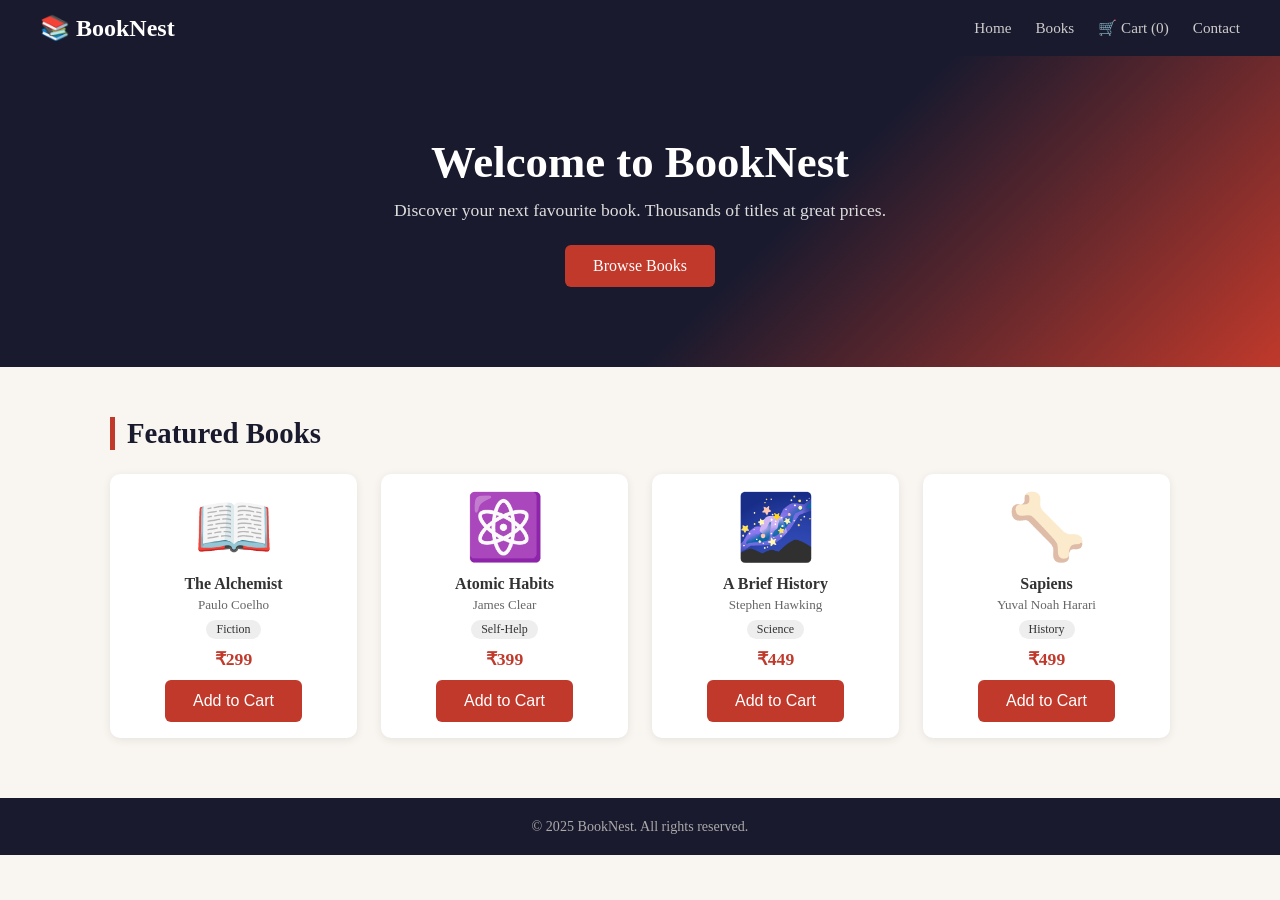
<file: bookstore/index.html>
<!DOCTYPE html>
<html lang="en">
<head>
  <meta charset="UTF-8" />
  <meta name="viewport" content="width=device-width, initial-scale=1.0" />
  <title>BookNest – Online Book Store</title>
  <link rel="stylesheet" href="css/style.css" />
</head>
<body>

  <!-- HEADER / NAVBAR -->
  <header>
    <div class="logo">📚 BookNest</div>
    <nav>
      <a href="index.html">Home</a>
      <a href="books.html">Books</a>
      <a href="cart.html">🛒 Cart (<span id="cart-count">0</span>)</a>
      <a href="contact.html">Contact</a>
    </nav>
  </header>

  <!-- HERO SECTION -->
  <section class="hero">
    <h1>Welcome to BookNest</h1>
    <p>Discover your next favourite book. Thousands of titles at great prices.</p>
    <a href="books.html" class="btn">Browse Books</a>
  </section>

  <!-- FEATURED BOOKS SECTION -->
  <section class="featured">
    <h2>Featured Books</h2>
    <div class="book-grid" id="featured-grid">
      <!-- Filled by JavaScript -->
    </div>
  </section>

  <!-- FOOTER -->
  <footer>
    <p>&copy; 2025 BookNest. All rights reserved.</p>
  </footer>

  <script src="js/books.js"></script>
  <script src="js/cart.js"></script>
  <script>
    // Show first 4 featured books on home page
    renderBooks(featuredBooks, 'featured-grid');
    updateCartCount();
  </script>
</body>
</html>
</file>
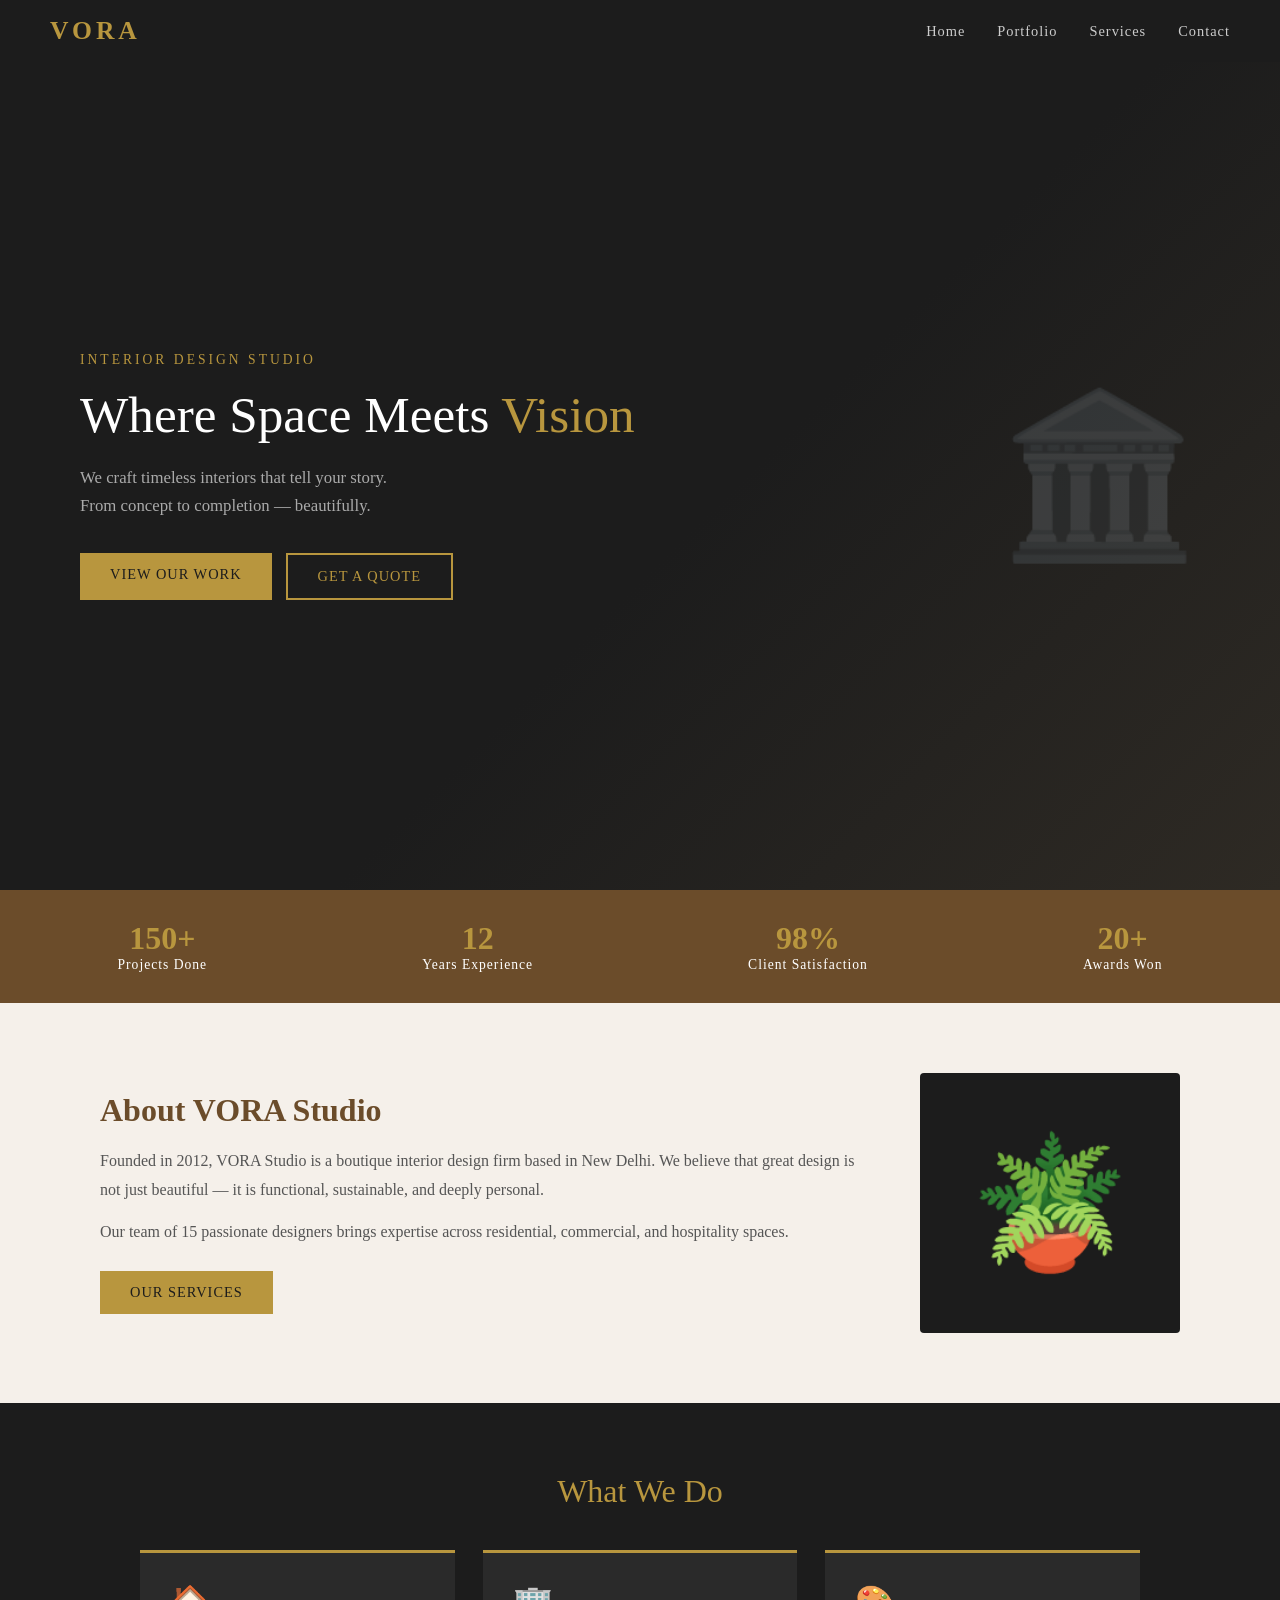
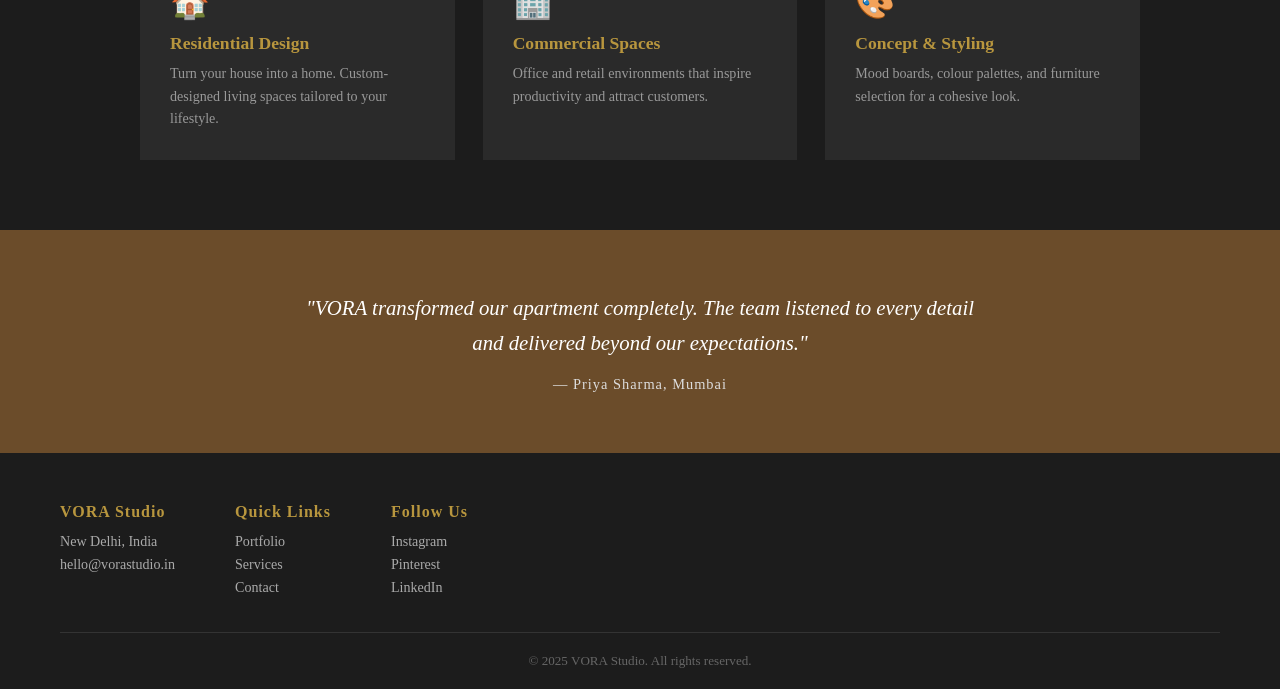
<file: fictional-site/index.html>
<!DOCTYPE html>
<html lang="en">
<head>
  <meta charset="UTF-8" />
  <meta name="viewport" content="width=device-width, initial-scale=1.0" />
  <title>VORA Studio – Interior Design</title>
  <link rel="stylesheet" href="css/style.css" />
</head>
<body>

  <!-- NAVBAR -->
  <header id="navbar">
    <div class="logo">VORA</div>
    <nav>
      <a href="index.html">Home</a>
      <a href="portfolio.html">Portfolio</a>
      <a href="services.html">Services</a>
      <a href="contact.html">Contact</a>
    </nav>
    <button class="hamburger" onclick="toggleMenu()">☰</button>
  </header>

  <!-- MOBILE MENU -->
  <div class="mobile-menu" id="mobile-menu">
    <a href="index.html" onclick="toggleMenu()">Home</a>
    <a href="portfolio.html" onclick="toggleMenu()">Portfolio</a>
    <a href="services.html" onclick="toggleMenu()">Services</a>
    <a href="contact.html" onclick="toggleMenu()">Contact</a>
  </div>

  <!-- HERO -->
  <section class="hero">
    <div class="hero-content">
      <p class="tagline">Interior Design Studio</p>
      <h1>Where Space Meets <span class="highlight">Vision</span></h1>
      <p class="sub">We craft timeless interiors that tell your story.<br>From concept to completion — beautifully.</p>
      <div class="hero-btns">
        <a href="portfolio.html" class="btn">View Our Work</a>
        <a href="contact.html" class="btn btn-ghost">Get a Quote</a>
      </div>
    </div>
    <div class="hero-img">🏛️</div>
  </section>

  <!-- STATS BAR -->
  <section class="stats">
    <div class="stat"><h3>150+</h3><p>Projects Done</p></div>
    <div class="stat"><h3>12</h3><p>Years Experience</p></div>
    <div class="stat"><h3>98%</h3><p>Client Satisfaction</p></div>
    <div class="stat"><h3>20+</h3><p>Awards Won</p></div>
  </section>

  <!-- ABOUT -->
  <section class="about section">
    <div class="about-text">
      <h2>About VORA Studio</h2>
      <p>Founded in 2012, VORA Studio is a boutique interior design firm based in New Delhi. We believe that great design is not just beautiful — it is functional, sustainable, and deeply personal.</p>
      <p>Our team of 15 passionate designers brings expertise across residential, commercial, and hospitality spaces.</p>
      <a href="services.html" class="btn">Our Services</a>
    </div>
    <div class="about-img">
      <div class="img-box">🪴</div>
    </div>
  </section>

  <!-- SERVICES PREVIEW -->
  <section class="services-preview">
    <h2 class="section-title">What We Do</h2>
    <div class="service-cards">
      <div class="service-card">
        <span>🏠</span>
        <h3>Residential Design</h3>
        <p>Turn your house into a home. Custom-designed living spaces tailored to your lifestyle.</p>
      </div>
      <div class="service-card">
        <span>🏢</span>
        <h3>Commercial Spaces</h3>
        <p>Office and retail environments that inspire productivity and attract customers.</p>
      </div>
      <div class="service-card">
        <span>🎨</span>
        <h3>Concept & Styling</h3>
        <p>Mood boards, colour palettes, and furniture selection for a cohesive look.</p>
      </div>
    </div>
  </section>

  <!-- TESTIMONIAL -->
  <section class="testimonial">
    <blockquote>
      "VORA transformed our apartment completely. The team listened to every detail and delivered beyond our expectations."
    </blockquote>
    <p class="client-name">— Priya Sharma, Mumbai</p>
  </section>

  <!-- FOOTER -->
  <footer>
    <div class="footer-cols">
      <div>
        <h4>VORA Studio</h4>
        <p>New Delhi, India</p>
        <p>hello@vorastudio.in</p>
      </div>
      <div>
        <h4>Quick Links</h4>
        <a href="portfolio.html">Portfolio</a>
        <a href="services.html">Services</a>
        <a href="contact.html">Contact</a>
      </div>
      <div>
        <h4>Follow Us</h4>
        <a href="#">Instagram</a>
        <a href="#">Pinterest</a>
        <a href="#">LinkedIn</a>
      </div>
    </div>
    <p class="footer-bottom">&copy; 2025 VORA Studio. All rights reserved.</p>
  </footer>

  <script src="js/main.js"></script>
</body>
</html>
</file>
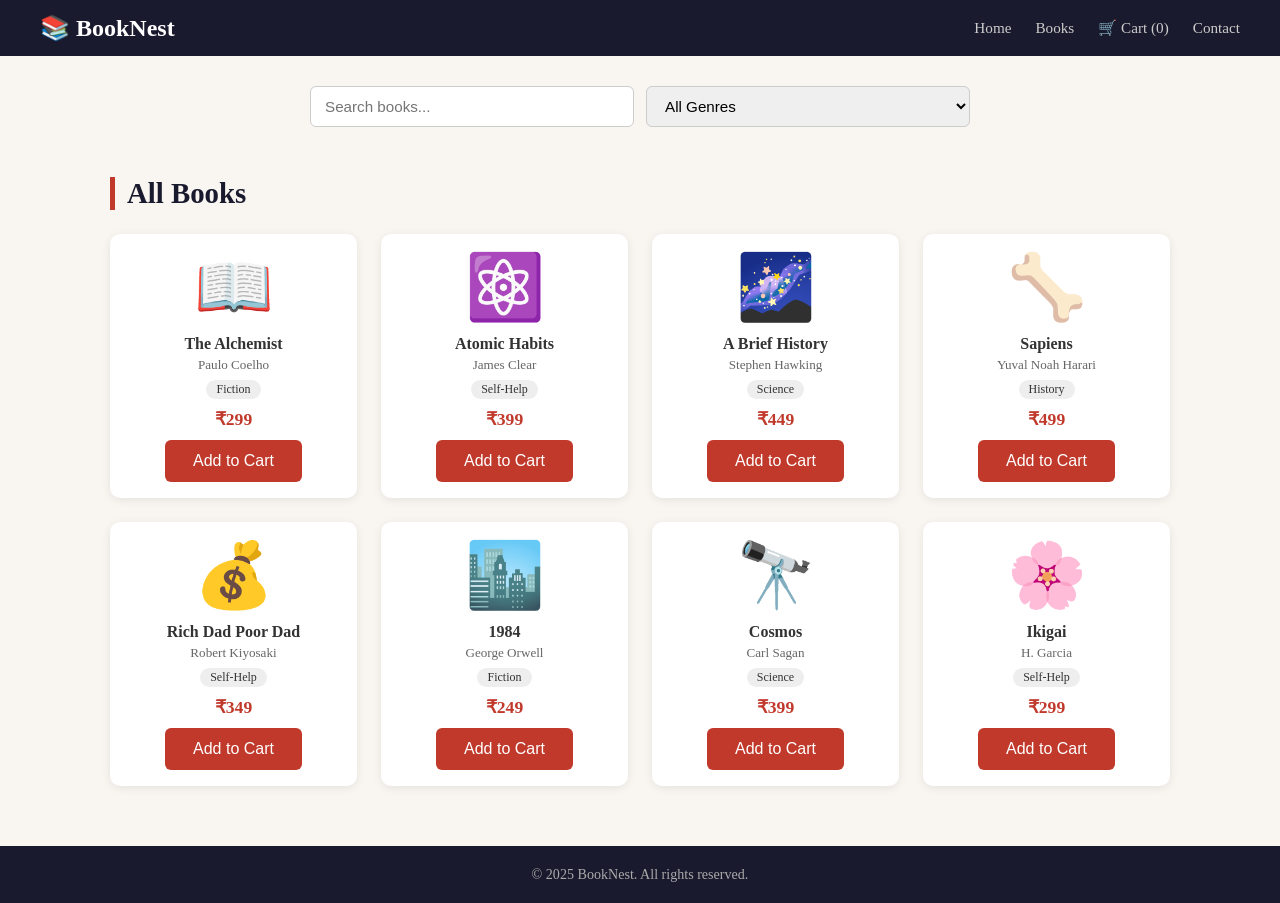
<file: bookstore/books.html>
<!DOCTYPE html>
<html lang="en">
<head>
  <meta charset="UTF-8" />
  <meta name="viewport" content="width=device-width, initial-scale=1.0" />
  <title>All Books – BookNest</title>
  <link rel="stylesheet" href="css/style.css" />
</head>
<body>

  <!-- HEADER -->
  <header>
    <div class="logo">📚 BookNest</div>
    <nav>
      <a href="index.html">Home</a>
      <a href="books.html">Books</a>
      <a href="cart.html">🛒 Cart (<span id="cart-count">0</span>)</a>
      <a href="contact.html">Contact</a>
    </nav>
  </header>

  <!-- SEARCH & FILTER BAR -->
  <section class="filter-bar">
    <input type="text" id="search" placeholder="Search books..." oninput="filterBooks()" />
    <select id="genre-filter" onchange="filterBooks()">
      <option value="">All Genres</option>
      <option value="Fiction">Fiction</option>
      <option value="Science">Science</option>
      <option value="History">History</option>
      <option value="Self-Help">Self-Help</option>
    </select>
  </section>

  <!-- BOOKS GRID -->
  <section class="featured">
    <h2>All Books</h2>
    <div class="book-grid" id="all-books-grid">
      <!-- Filled by JS -->
    </div>
  </section>

  <!-- FOOTER -->
  <footer>
    <p>&copy; 2025 BookNest. All rights reserved.</p>
  </footer>

  <script src="js/books.js"></script>
  <script src="js/cart.js"></script>
  <script>
    renderBooks(allBooks, 'all-books-grid');
    updateCartCount();

    function filterBooks() {
      const query  = document.getElementById('search').value.toLowerCase();
      const genre  = document.getElementById('genre-filter').value;
      const result = allBooks.filter(b => {
        const matchName  = b.title.toLowerCase().includes(query);
        const matchGenre = genre === '' || b.genre === genre;
        return matchName && matchGenre;
      });
      renderBooks(result, 'all-books-grid');
    }
  </script>
</body>
</html>
</file>
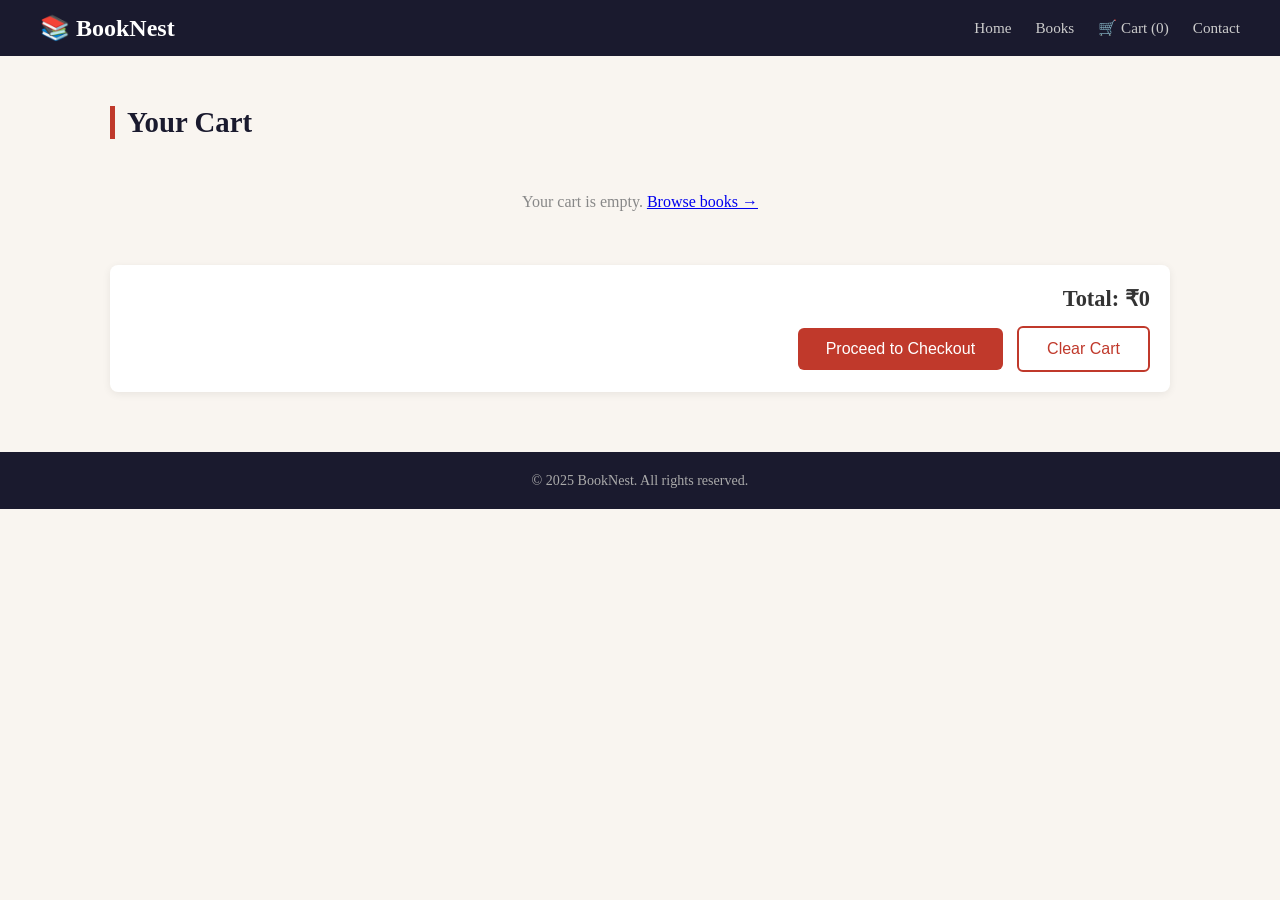
<file: bookstore/cart.html>
<!DOCTYPE html>
<html lang="en">
<head>
  <meta charset="UTF-8" />
  <meta name="viewport" content="width=device-width, initial-scale=1.0" />
  <title>Cart – BookNest</title>
  <link rel="stylesheet" href="css/style.css" />
</head>
<body>

  <!-- HEADER -->
  <header>
    <div class="logo">📚 BookNest</div>
    <nav>
      <a href="index.html">Home</a>
      <a href="books.html">Books</a>
      <a href="cart.html">🛒 Cart (<span id="cart-count">0</span>)</a>
      <a href="contact.html">Contact</a>
    </nav>
  </header>

  <!-- CART CONTENTS -->
  <section class="featured">
    <h2>Your Cart</h2>
    <div id="cart-items"></div>

    <div class="cart-summary">
      <h3>Total: ₹<span id="cart-total">0</span></h3>
      <button class="btn" onclick="checkout()">Proceed to Checkout</button>
      <button class="btn btn-outline" onclick="clearCart()">Clear Cart</button>
    </div>
  </section>

  <!-- FOOTER -->
  <footer>
    <p>&copy; 2025 BookNest. All rights reserved.</p>
  </footer>

  <script src="js/books.js"></script>
  <script src="js/cart.js"></script>
  <script>
    displayCart();
    updateCartCount();

    function checkout() {
      if (getCart().length === 0) {
        alert('Your cart is empty!');
        return;
      }
      alert('Order placed successfully! Thank you for shopping at BookNest 🎉');
      localStorage.removeItem('booknest_cart');
      displayCart();
      updateCartCount();
    }
  </script>
</body>
</html>
</file>
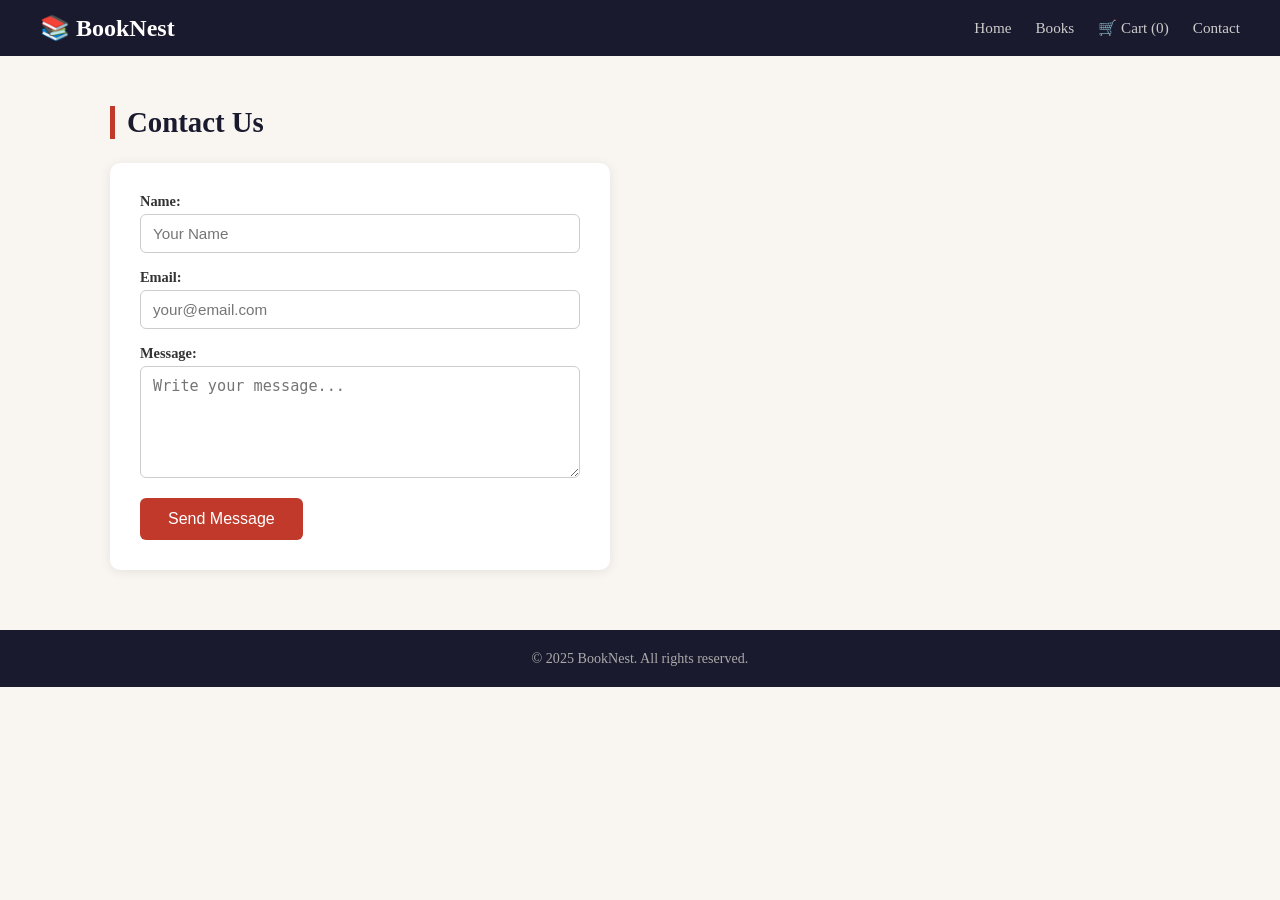
<file: bookstore/contact.html>
<!DOCTYPE html>
<html lang="en">
<head>
  <meta charset="UTF-8" />
  <meta name="viewport" content="width=device-width, initial-scale=1.0" />
  <title>Contact – BookNest</title>
  <link rel="stylesheet" href="css/style.css" />
</head>
<body>

  <!-- HEADER -->
  <header>
    <div class="logo">📚 BookNest</div>
    <nav>
      <a href="index.html">Home</a>
      <a href="books.html">Books</a>
      <a href="cart.html">🛒 Cart (<span id="cart-count">0</span>)</a>
      <a href="contact.html">Contact</a>
    </nav>
  </header>

  <!-- CONTACT FORM -->
  <section class="featured">
    <h2>Contact Us</h2>
    <div class="contact-box">
      <form action="php/contact.php" method="POST">
        <label>Name:</label>
        <input type="text" name="name" placeholder="Your Name" required />

        <label>Email:</label>
        <input type="email" name="email" placeholder="your@email.com" required />

        <label>Message:</label>
        <textarea name="message" rows="5" placeholder="Write your message..." required></textarea>

        <button type="submit" class="btn">Send Message</button>
      </form>
    </div>
  </section>

  <!-- FOOTER -->
  <footer>
    <p>&copy; 2025 BookNest. All rights reserved.</p>
  </footer>

  <script src="js/cart.js"></script>
  <script>updateCartCount();</script>
</body>
</html>
</file>
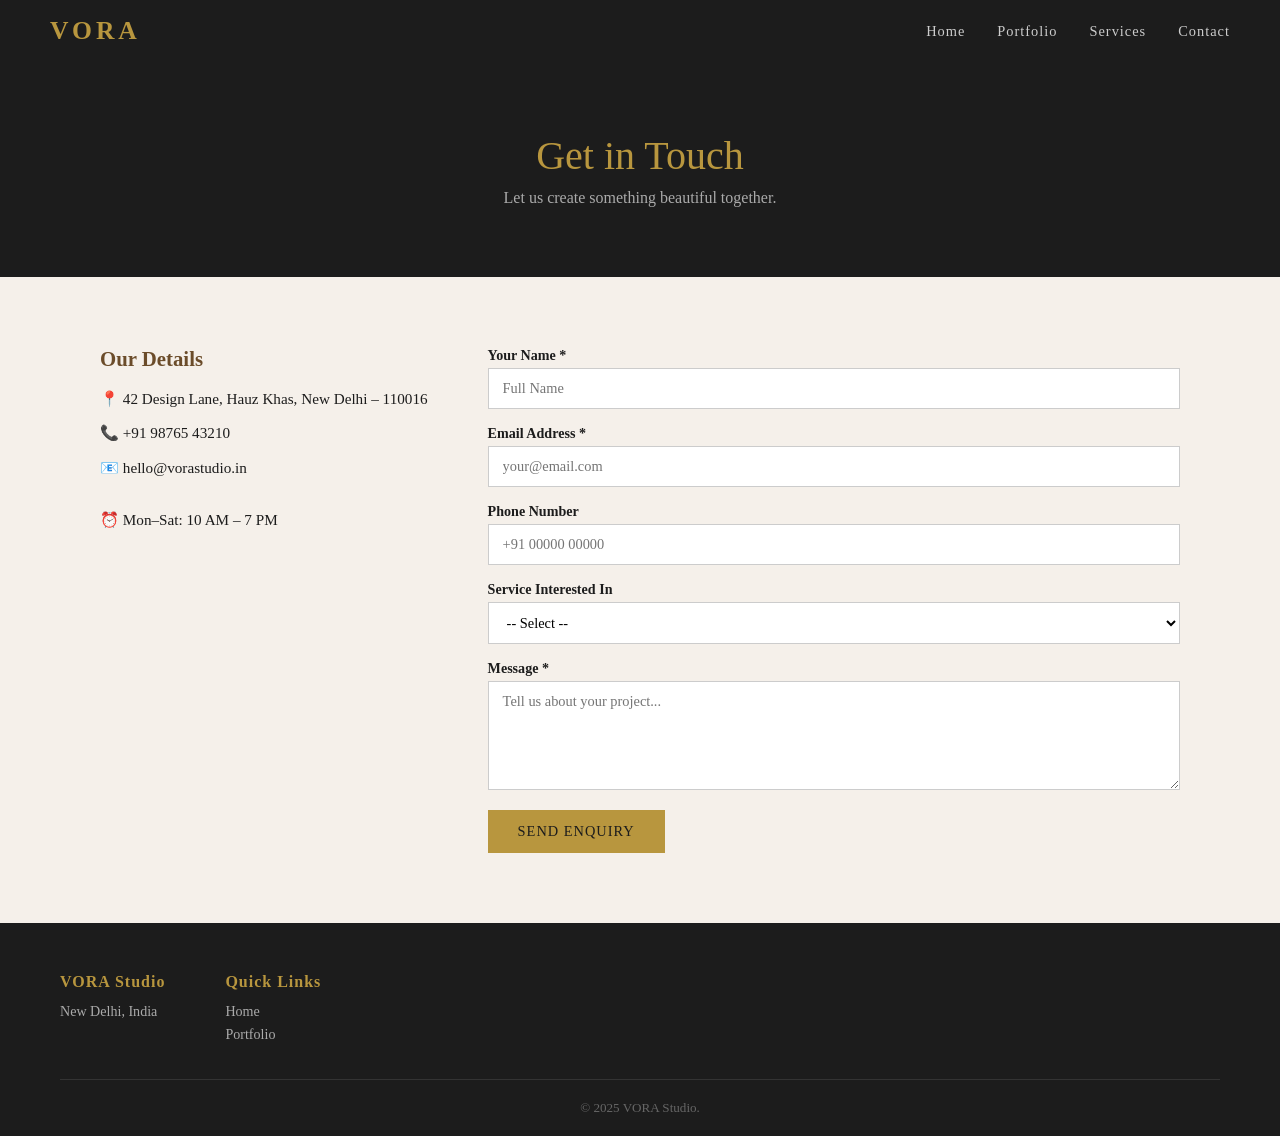
<file: fictional-site/contact.html>
<!DOCTYPE html>
<html lang="en">
<head>
  <meta charset="UTF-8" />
  <meta name="viewport" content="width=device-width, initial-scale=1.0" />
  <title>Contact – VORA Studio</title>
  <link rel="stylesheet" href="css/style.css" />
</head>
<body>

  <header id="navbar">
    <div class="logo">VORA</div>
    <nav>
      <a href="index.html">Home</a>
      <a href="portfolio.html">Portfolio</a>
      <a href="services.html">Services</a>
      <a href="contact.html">Contact</a>
    </nav>
    <button class="hamburger" onclick="toggleMenu()">☰</button>
  </header>

  <div class="mobile-menu" id="mobile-menu">
    <a href="index.html" onclick="toggleMenu()">Home</a>
    <a href="portfolio.html" onclick="toggleMenu()">Portfolio</a>
    <a href="services.html" onclick="toggleMenu()">Services</a>
    <a href="contact.html" onclick="toggleMenu()">Contact</a>
  </div>

  <!-- PAGE HERO -->
  <section class="page-hero">
    <h1>Get in Touch</h1>
    <p>Let us create something beautiful together.</p>
  </section>

  <!-- CONTACT SECTION -->
  <section class="section contact-section">

    <!-- CONTACT INFO -->
    <div class="contact-info">
      <h3>Our Details</h3>
      <p>📍 42 Design Lane, Hauz Khas, New Delhi – 110016</p>
      <p>📞 +91 98765 43210</p>
      <p>📧 hello@vorastudio.in</p>
      <br>
      <p>⏰ Mon–Sat: 10 AM – 7 PM</p>
    </div>

    <!-- CONTACT FORM -->
    <form class="contact-form" action="php/contact.php" method="POST">
      <label>Your Name *</label>
      <input type="text" name="name" placeholder="Full Name" required />

      <label>Email Address *</label>
      <input type="email" name="email" placeholder="your@email.com" required />

      <label>Phone Number</label>
      <input type="tel" name="phone" placeholder="+91 00000 00000" />

      <label>Service Interested In</label>
      <select name="service">
        <option value="">-- Select --</option>
        <option>Residential Design</option>
        <option>Commercial Spaces</option>
        <option>Hospitality Design</option>
        <option>Concept & Styling</option>
        <option>Space Planning</option>
      </select>

      <label>Message *</label>
      <textarea name="message" rows="5" placeholder="Tell us about your project..." required></textarea>

      <button type="submit" class="btn">Send Enquiry</button>
    </form>
  </section>

  <footer>
    <div class="footer-cols">
      <div><h4>VORA Studio</h4><p>New Delhi, India</p></div>
      <div><h4>Quick Links</h4><a href="index.html">Home</a><a href="portfolio.html">Portfolio</a></div>
    </div>
    <p class="footer-bottom">&copy; 2025 VORA Studio.</p>
  </footer>

  <script src="js/main.js"></script>
</body>
</html>
</file>
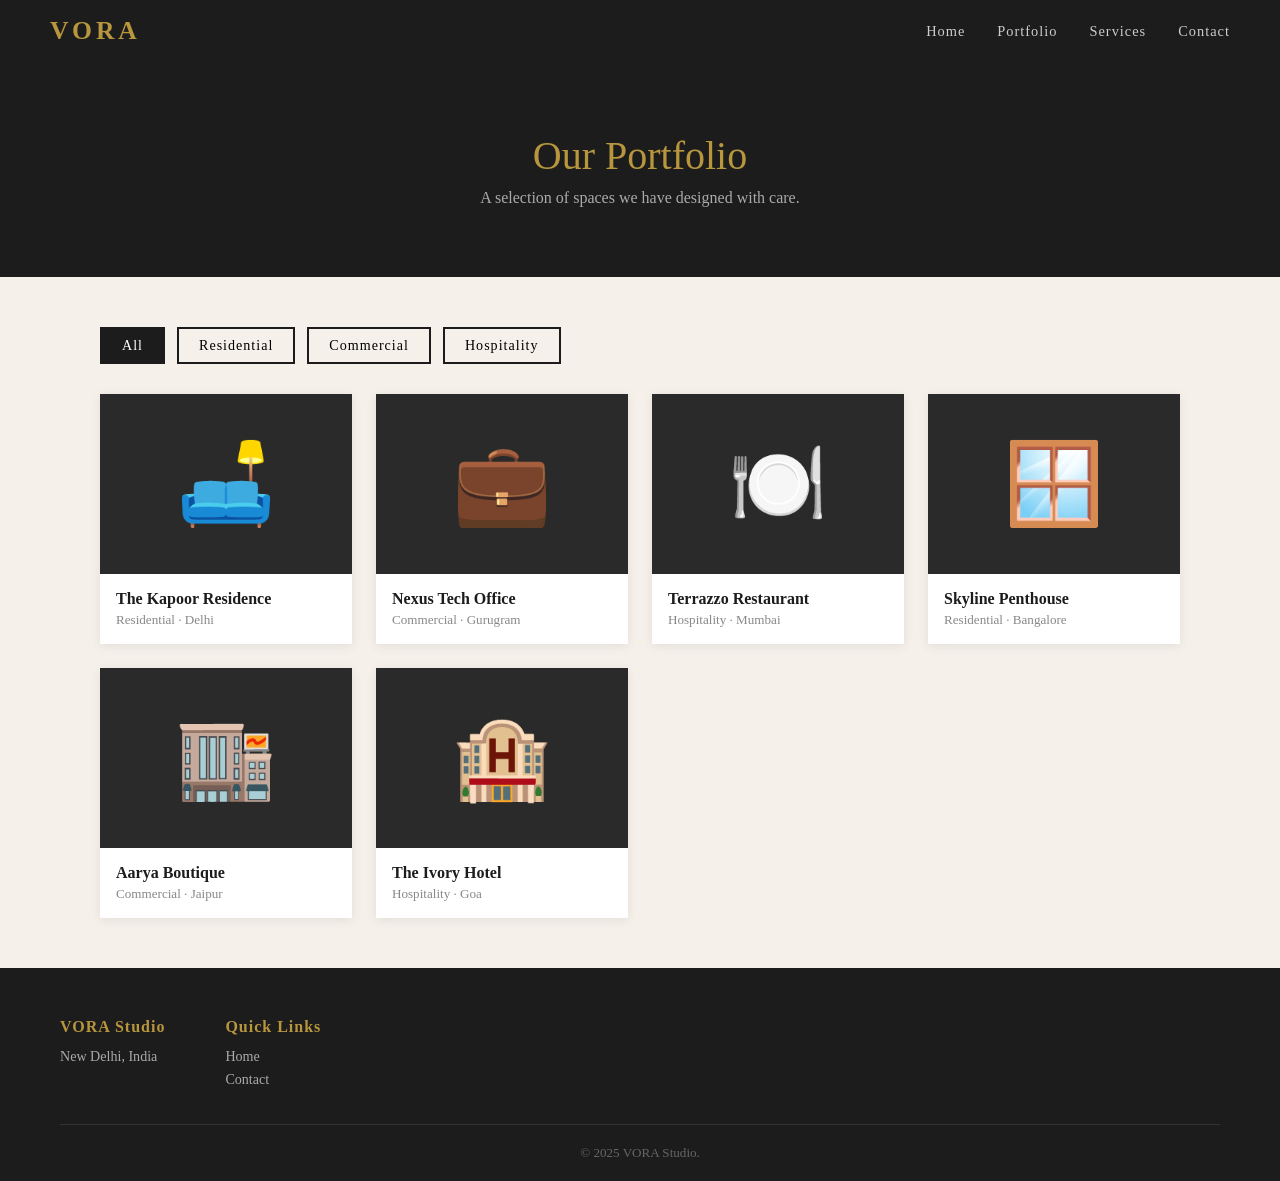
<file: fictional-site/portfolio.html>
<!DOCTYPE html>
<html lang="en">
<head>
  <meta charset="UTF-8" />
  <meta name="viewport" content="width=device-width, initial-scale=1.0" />
  <title>Portfolio – VORA Studio</title>
  <link rel="stylesheet" href="css/style.css" />
</head>
<body>

  <header id="navbar">
    <div class="logo">VORA</div>
    <nav>
      <a href="index.html">Home</a>
      <a href="portfolio.html">Portfolio</a>
      <a href="services.html">Services</a>
      <a href="contact.html">Contact</a>
    </nav>
    <button class="hamburger" onclick="toggleMenu()">☰</button>
  </header>

  <div class="mobile-menu" id="mobile-menu">
    <a href="index.html" onclick="toggleMenu()">Home</a>
    <a href="portfolio.html" onclick="toggleMenu()">Portfolio</a>
    <a href="services.html" onclick="toggleMenu()">Services</a>
    <a href="contact.html" onclick="toggleMenu()">Contact</a>
  </div>

  <!-- PAGE HEADER -->
  <section class="page-hero">
    <h1>Our Portfolio</h1>
    <p>A selection of spaces we have designed with care.</p>
  </section>

  <!-- FILTER BUTTONS -->
  <section class="portfolio-section">
    <div class="filter-btns">
      <button class="filter-btn active" onclick="filter('all', this)">All</button>
      <button class="filter-btn" onclick="filter('residential', this)">Residential</button>
      <button class="filter-btn" onclick="filter('commercial', this)">Commercial</button>
      <button class="filter-btn" onclick="filter('hospitality', this)">Hospitality</button>
    </div>

    <!-- PORTFOLIO GRID -->
    <div class="portfolio-grid" id="portfolio-grid">
      <div class="p-card" data-cat="residential">
        <div class="p-img">🛋️</div>
        <div class="p-info"><h3>The Kapoor Residence</h3><p>Residential · Delhi</p></div>
      </div>
      <div class="p-card" data-cat="commercial">
        <div class="p-img">💼</div>
        <div class="p-info"><h3>Nexus Tech Office</h3><p>Commercial · Gurugram</p></div>
      </div>
      <div class="p-card" data-cat="hospitality">
        <div class="p-img">🍽️</div>
        <div class="p-info"><h3>Terrazzo Restaurant</h3><p>Hospitality · Mumbai</p></div>
      </div>
      <div class="p-card" data-cat="residential">
        <div class="p-img">🪟</div>
        <div class="p-info"><h3>Skyline Penthouse</h3><p>Residential · Bangalore</p></div>
      </div>
      <div class="p-card" data-cat="commercial">
        <div class="p-img">🏬</div>
        <div class="p-info"><h3>Aarya Boutique</h3><p>Commercial · Jaipur</p></div>
      </div>
      <div class="p-card" data-cat="hospitality">
        <div class="p-img">🏨</div>
        <div class="p-info"><h3>The Ivory Hotel</h3><p>Hospitality · Goa</p></div>
      </div>
    </div>
  </section>

  <footer>
    <div class="footer-cols">
      <div><h4>VORA Studio</h4><p>New Delhi, India</p></div>
      <div><h4>Quick Links</h4><a href="index.html">Home</a><a href="contact.html">Contact</a></div>
    </div>
    <p class="footer-bottom">&copy; 2025 VORA Studio.</p>
  </footer>

  <script src="js/main.js"></script>
  <script>
    /* Filter portfolio cards by category */
    function filter(cat, btn) {
      document.querySelectorAll('.filter-btn').forEach(b => b.classList.remove('active'));
      btn.classList.add('active');

      document.querySelectorAll('.p-card').forEach(card => {
        if (cat === 'all' || card.dataset.cat === cat) {
          card.style.display = 'block';
        } else {
          card.style.display = 'none';
        }
      });
    }
  </script>
</body>
</html>
</file>
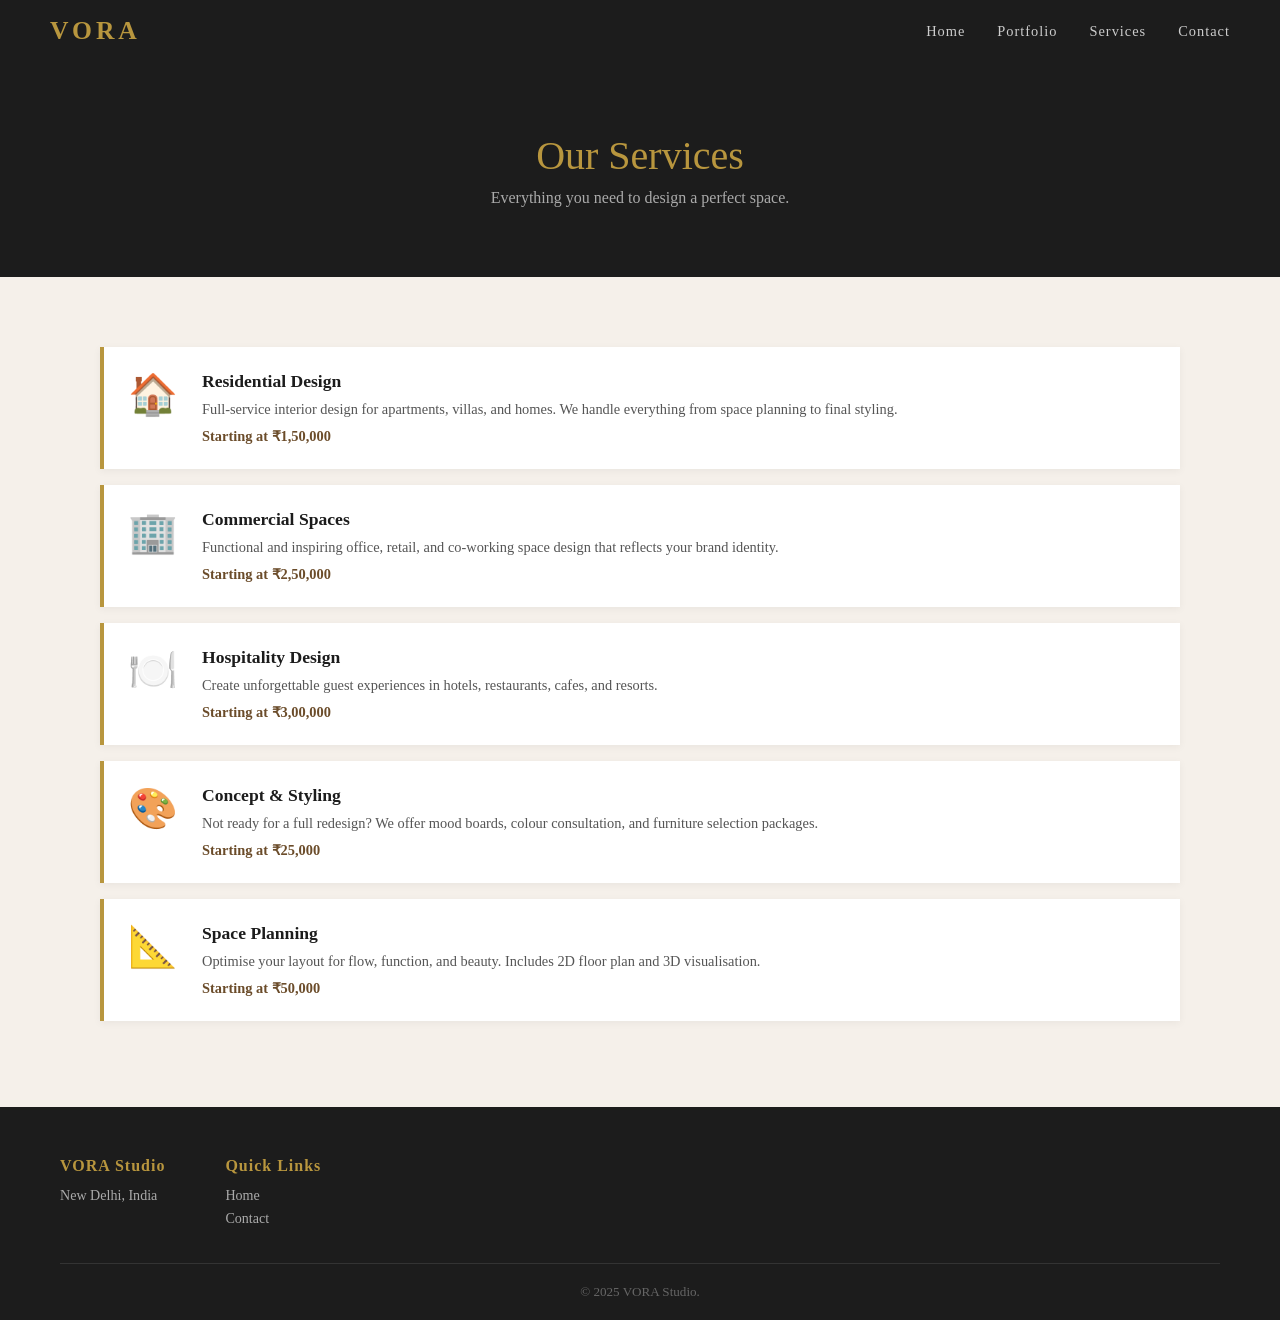
<file: fictional-site/services.html>
<!DOCTYPE html>
<html lang="en">
<head>
  <meta charset="UTF-8" />
  <meta name="viewport" content="width=device-width, initial-scale=1.0" />
  <title>Services – VORA Studio</title>
  <link rel="stylesheet" href="css/style.css" />
</head>
<body>

  <header id="navbar">
    <div class="logo">VORA</div>
    <nav>
      <a href="index.html">Home</a>
      <a href="portfolio.html">Portfolio</a>
      <a href="services.html">Services</a>
      <a href="contact.html">Contact</a>
    </nav>
    <button class="hamburger" onclick="toggleMenu()">☰</button>
  </header>

  <div class="mobile-menu" id="mobile-menu">
    <a href="index.html" onclick="toggleMenu()">Home</a>
    <a href="portfolio.html" onclick="toggleMenu()">Portfolio</a>
    <a href="services.html" onclick="toggleMenu()">Services</a>
    <a href="contact.html" onclick="toggleMenu()">Contact</a>
  </div>

  <!-- PAGE HERO -->
  <section class="page-hero">
    <h1>Our Services</h1>
    <p>Everything you need to design a perfect space.</p>
  </section>

  <!-- SERVICES LIST -->
  <section class="section">
    <div class="service-detail">
      <span>🏠</span>
      <div>
        <h3>Residential Design</h3>
        <p>Full-service interior design for apartments, villas, and homes. We handle everything from space planning to final styling.</p>
        <strong>Starting at ₹1,50,000</strong>
      </div>
    </div>
    <div class="service-detail">
      <span>🏢</span>
      <div>
        <h3>Commercial Spaces</h3>
        <p>Functional and inspiring office, retail, and co-working space design that reflects your brand identity.</p>
        <strong>Starting at ₹2,50,000</strong>
      </div>
    </div>
    <div class="service-detail">
      <span>🍽️</span>
      <div>
        <h3>Hospitality Design</h3>
        <p>Create unforgettable guest experiences in hotels, restaurants, cafes, and resorts.</p>
        <strong>Starting at ₹3,00,000</strong>
      </div>
    </div>
    <div class="service-detail">
      <span>🎨</span>
      <div>
        <h3>Concept & Styling</h3>
        <p>Not ready for a full redesign? We offer mood boards, colour consultation, and furniture selection packages.</p>
        <strong>Starting at ₹25,000</strong>
      </div>
    </div>
    <div class="service-detail">
      <span>📐</span>
      <div>
        <h3>Space Planning</h3>
        <p>Optimise your layout for flow, function, and beauty. Includes 2D floor plan and 3D visualisation.</p>
        <strong>Starting at ₹50,000</strong>
      </div>
    </div>
  </section>

  <footer>
    <div class="footer-cols">
      <div><h4>VORA Studio</h4><p>New Delhi, India</p></div>
      <div><h4>Quick Links</h4><a href="index.html">Home</a><a href="contact.html">Contact</a></div>
    </div>
    <p class="footer-bottom">&copy; 2025 VORA Studio.</p>
  </footer>

  <script src="js/main.js"></script>
</body>
</html>
</file>
<file: bookstore/css/style.css>
/* CSS Variables */
:root {
  --primary: #c0392b;
  --dark:    #1a1a2e;
  --light:   #f9f5f0;
  --text:    #333;
  --accent:  #e67e22;
}

* { margin: 0; padding: 0; box-sizing: border-box; }

body {
  font-family: 'Georgia', serif;
  background: var(--light);
  color: var(--text);
}

/* HEADER */
header {
  background: var(--dark);
  color: #fff;
  display: flex;
  justify-content: space-between;
  align-items: center;
  padding: 14px 40px;
  position: sticky;
  top: 0;
  z-index: 100;
}
.logo { font-size: 1.5rem; font-weight: bold; }

nav a {
  color: #ccc;
  text-decoration: none;
  margin-left: 20px;
  font-size: 0.95rem;
  transition: color 0.2s;
}
nav a:hover { color: var(--accent); }

/* HERO */
.hero {
  background: linear-gradient(135deg, var(--dark) 60%, var(--primary));
  color: #fff;
  text-align: center;
  padding: 80px 20px;
}
.hero h1 { font-size: 2.8rem; margin-bottom: 12px; }
.hero p  { font-size: 1.1rem; margin-bottom: 24px; color: #ddd; }

/* BUTTONS */
.btn {
  background: var(--primary);
  color: #fff;
  border: none;
  padding: 12px 28px;
  border-radius: 6px;
  cursor: pointer;
  font-size: 1rem;
  text-decoration: none;
  display: inline-block;
  transition: background 0.2s;
}
.btn:hover { background: #a93226; }

.btn-outline {
  background: transparent;
  border: 2px solid var(--primary);
  color: var(--primary);
  margin-left: 10px;
}
.btn-outline:hover { background: var(--primary); color: #fff; }

/* FEATURED SECTION */
.featured {
  max-width: 1100px;
  margin: 50px auto;
  padding: 0 20px;
}
.featured h2 {
  font-size: 1.8rem;
  margin-bottom: 24px;
  color: var(--dark);
  border-left: 5px solid var(--primary);
  padding-left: 12px;
}

/* BOOK GRID */
.book-grid {
  display: grid;
  grid-template-columns: repeat(auto-fill, minmax(200px, 1fr));
  gap: 24px;
}

/* BOOK CARD */
.book-card {
  background: #fff;
  border-radius: 10px;
  padding: 16px;
  box-shadow: 0 2px 10px rgba(0,0,0,0.08);
  text-align: center;
  transition: transform 0.2s;
}
.book-card:hover { transform: translateY(-5px); }
.book-card .cover { font-size: 4rem; margin-bottom: 10px; }
.book-card h3    { font-size: 1rem; margin-bottom: 4px; }
.book-card .author { font-size: 0.82rem; color: #666; margin-bottom: 6px; }
.book-card .genre-badge {
  display: inline-block;
  background: #eee;
  border-radius: 20px;
  padding: 2px 10px;
  font-size: 0.75rem;
  margin-bottom: 10px;
}
.book-card .price {
  font-size: 1.1rem;
  font-weight: bold;
  color: var(--primary);
  margin-bottom: 10px;
}

/* FILTER BAR */
.filter-bar {
  max-width: 700px;
  margin: 30px auto 0;
  padding: 0 20px;
  display: flex;
  gap: 12px;
}
.filter-bar input,
.filter-bar select {
  padding: 10px 14px;
  border: 1px solid #ccc;
  border-radius: 6px;
  font-size: 0.95rem;
  width: 100%;
}

/* CART */
.cart-item {
  background: #fff;
  border-radius: 8px;
  padding: 16px 20px;
  margin-bottom: 12px;
  display: flex;
  justify-content: space-between;
  align-items: center;
  box-shadow: 0 2px 6px rgba(0,0,0,0.06);
}
.cart-item .item-price { font-weight: bold; color: var(--primary); }
.remove-btn {
  background: none;
  border: none;
  color: #e74c3c;
  cursor: pointer;
  font-size: 1.1rem;
}
.cart-summary {
  margin-top: 24px;
  padding: 20px;
  background: #fff;
  border-radius: 8px;
  text-align: right;
  box-shadow: 0 2px 8px rgba(0,0,0,0.07);
}
.cart-summary h3 { font-size: 1.4rem; margin-bottom: 14px; }

/* CONTACT */
.contact-box {
  max-width: 500px;
  background: #fff;
  padding: 30px;
  border-radius: 10px;
  box-shadow: 0 2px 12px rgba(0,0,0,0.08);
}
.contact-box label {
  display: block;
  margin-bottom: 4px;
  font-weight: bold;
  font-size: 0.9rem;
}
.contact-box input,
.contact-box textarea {
  width: 100%;
  padding: 10px 12px;
  border: 1px solid #ccc;
  border-radius: 6px;
  margin-bottom: 16px;
  font-size: 0.95rem;
}

/* FOOTER */
footer {
  background: var(--dark);
  color: #aaa;
  text-align: center;
  padding: 20px;
  margin-top: 60px;
  font-size: 0.88rem;
}

/* RESPONSIVE */
@media (max-width: 600px) {
  header { flex-direction: column; gap: 10px; padding: 14px 20px; }
  .hero h1 { font-size: 1.8rem; }
  .filter-bar { flex-direction: column; }
  .book-grid { grid-template-columns: repeat(auto-fill, minmax(150px, 1fr)); }
}
</file>
<file: fictional-site/css/style.css>
/* CSS Variables */
:root {
  --cream: #f5f0ea;
  --dark:  #1c1c1c;
  --gold:  #b8963e;
  --brown: #6b4c2a;
  --white: #ffffff;
  --gray:  #888;
}

* { margin: 0; padding: 0; box-sizing: border-box; }

body {
  font-family: 'Palatino Linotype', 'Book Antiqua', Palatino, serif;
  background: var(--cream);
  color: var(--dark);
}

/* NAVBAR */
#navbar {
  position: sticky;
  top: 0;
  background: var(--dark);
  display: flex;
  justify-content: space-between;
  align-items: center;
  padding: 16px 50px;
  z-index: 1000;
}
.logo {
  font-size: 1.6rem;
  font-weight: bold;
  color: var(--gold);
  letter-spacing: 4px;
}
nav a {
  color: #ccc;
  text-decoration: none;
  margin-left: 28px;
  font-size: 0.9rem;
  letter-spacing: 1px;
  transition: color 0.2s;
}
nav a:hover { color: var(--gold); }

/* Hamburger – hidden on desktop */
.hamburger {
  display: none;
  background: none;
  border: none;
  color: #fff;
  font-size: 1.5rem;
  cursor: pointer;
}

/* Mobile menu */
.mobile-menu {
  display: none;
  flex-direction: column;
  background: var(--dark);
  padding: 16px 20px;
}
.mobile-menu.open { display: flex; }
.mobile-menu a {
  color: #ccc;
  text-decoration: none;
  padding: 10px 0;
  border-bottom: 1px solid #333;
}

/* HERO */
.hero {
  min-height: 92vh;
  display: flex;
  align-items: center;
  justify-content: space-between;
  padding: 60px 80px;
  background: linear-gradient(135deg, #1c1c1c 55%, #2e2a24);
  color: #fff;
  gap: 40px;
}
.hero-content { max-width: 560px; }
.tagline {
  font-size: 0.85rem;
  letter-spacing: 3px;
  color: var(--gold);
  text-transform: uppercase;
  margin-bottom: 16px;
}
.hero h1 {
  font-size: 3.2rem;
  line-height: 1.2;
  margin-bottom: 18px;
  font-weight: normal;
}
.highlight { color: var(--gold); }
.sub {
  color: #aaa;
  font-size: 1.05rem;
  line-height: 1.7;
  margin-bottom: 32px;
}
.hero-img {
  font-size: 10rem;
  opacity: 0.15;
  animation: float 4s ease-in-out infinite;
}
@keyframes float {
  0%, 100% { transform: translateY(0); }
  50%       { transform: translateY(-14px); }
}

/* BUTTONS */
.hero-btns { display: flex; gap: 14px; flex-wrap: wrap; }

.btn {
  display: inline-block;
  padding: 13px 30px;
  background: var(--gold);
  color: var(--dark);
  font-size: 0.9rem;
  letter-spacing: 1px;
  text-transform: uppercase;
  text-decoration: none;
  border: none;
  cursor: pointer;
  transition: background 0.25s;
  font-family: inherit;
}
.btn:hover { background: #9a7a2e; color: #fff; }

.btn-ghost {
  background: transparent;
  color: var(--gold);
  border: 2px solid var(--gold);
}
.btn-ghost:hover { background: var(--gold); color: var(--dark); }

/* STATS */
.stats {
  display: flex;
  justify-content: space-around;
  background: var(--brown);
  color: #fff;
  padding: 30px 20px;
  text-align: center;
  flex-wrap: wrap;
  gap: 20px;
}
.stat h3 { font-size: 2rem; color: var(--gold); }
.stat p  { font-size: 0.85rem; letter-spacing: 1px; }

/* SECTION */
.section {
  padding: 70px 60px;
  max-width: 1200px;
  margin: auto;
}

/* ABOUT */
.about {
  display: flex;
  gap: 60px;
  align-items: center;
}
.about-text h2 {
  font-size: 2rem;
  margin-bottom: 18px;
  color: var(--brown);
}
.about-text p {
  line-height: 1.8;
  margin-bottom: 14px;
  color: #555;
}
.about-text .btn { margin-top: 10px; }
.img-box {
  width: 260px;
  height: 260px;
  background: var(--dark);
  border-radius: 4px;
  display: flex;
  align-items: center;
  justify-content: center;
  font-size: 8rem;
}

/* SERVICES PREVIEW */
.services-preview {
  background: var(--dark);
  color: #fff;
  padding: 70px 60px;
}
.section-title {
  text-align: center;
  font-size: 2rem;
  font-weight: normal;
  margin-bottom: 40px;
  color: var(--gold);
}
.service-cards {
  display: grid;
  grid-template-columns: repeat(auto-fit, minmax(220px, 1fr));
  gap: 28px;
  max-width: 1000px;
  margin: auto;
}
.service-card {
  background: #2a2a2a;
  padding: 30px;
  border-top: 3px solid var(--gold);
  transition: transform 0.2s;
}
.service-card:hover { transform: translateY(-6px); }
.service-card span { font-size: 2rem; }
.service-card h3 { font-size: 1.1rem; margin: 12px 0 8px; color: var(--gold); }
.service-card p  { font-size: 0.88rem; color: #999; line-height: 1.6; }

/* TESTIMONIAL */
.testimonial {
  background: var(--brown);
  color: #fff;
  text-align: center;
  padding: 60px 40px;
}
.testimonial blockquote {
  font-size: 1.3rem;
  font-style: italic;
  max-width: 700px;
  margin: auto auto 16px;
  line-height: 1.7;
}
.client-name { font-size: 0.9rem; letter-spacing: 1px; color: #ddd; }

/* PAGE HERO (inner pages) */
.page-hero {
  background: var(--dark);
  color: #fff;
  padding: 70px 60px;
  text-align: center;
}
.page-hero h1 {
  font-size: 2.5rem;
  color: var(--gold);
  margin-bottom: 10px;
  font-weight: normal;
}
.page-hero p { color: #aaa; }

/* PORTFOLIO */
.portfolio-section { padding: 50px 60px; max-width: 1200px; margin: auto; }
.filter-btns { display: flex; gap: 12px; margin-bottom: 30px; flex-wrap: wrap; }
.filter-btn {
  padding: 8px 20px;
  border: 2px solid var(--dark);
  background: transparent;
  cursor: pointer;
  font-size: 0.88rem;
  letter-spacing: 1px;
  transition: all 0.2s;
  font-family: inherit;
}
.filter-btn.active,
.filter-btn:hover { background: var(--dark); color: #fff; }

.portfolio-grid {
  display: grid;
  grid-template-columns: repeat(auto-fill, minmax(250px, 1fr));
  gap: 24px;
}
.p-card {
  background: #fff;
  overflow: hidden;
  box-shadow: 0 2px 10px rgba(0,0,0,0.08);
  transition: transform 0.2s;
}
.p-card:hover { transform: translateY(-5px); }
.p-img {
  background: #2a2a2a;
  height: 180px;
  display: flex;
  align-items: center;
  justify-content: center;
  font-size: 5rem;
}
.p-info { padding: 16px; }
.p-info h3 { font-size: 1rem; margin-bottom: 4px; }
.p-info p  { font-size: 0.82rem; color: var(--gray); }

/* SERVICE DETAIL */
.service-detail {
  display: flex;
  gap: 24px;
  align-items: flex-start;
  background: #fff;
  padding: 24px;
  margin-bottom: 16px;
  border-left: 4px solid var(--gold);
  box-shadow: 0 2px 8px rgba(0,0,0,0.05);
}
.service-detail span { font-size: 2.5rem; }
.service-detail h3  { font-size: 1.1rem; margin-bottom: 6px; }
.service-detail p   { color: #555; font-size: 0.9rem; line-height: 1.6; margin-bottom: 6px; }
.service-detail strong { color: var(--brown); font-size: 0.9rem; }

/* CONTACT */
.contact-section {
  display: flex;
  gap: 60px;
  align-items: flex-start;
  flex-wrap: wrap;
}
.contact-info h3 { font-size: 1.3rem; margin-bottom: 16px; color: var(--brown); }
.contact-info p  { margin-bottom: 10px; font-size: 0.95rem; line-height: 1.6; }

.contact-form { flex: 1; min-width: 280px; }
.contact-form label {
  display: block;
  margin-bottom: 4px;
  font-size: 0.88rem;
  font-weight: bold;
}
.contact-form input,
.contact-form select,
.contact-form textarea {
  width: 100%;
  padding: 11px 14px;
  border: 1px solid #ccc;
  margin-bottom: 16px;
  font-size: 0.9rem;
  font-family: inherit;
  background: #fff;
}
.contact-form textarea { resize: vertical; }

/* FOOTER */
footer {
  background: var(--dark);
  color: #aaa;
  padding: 50px 60px 20px;
}
.footer-cols {
  display: flex;
  gap: 60px;
  margin-bottom: 30px;
  flex-wrap: wrap;
}
.footer-cols h4  { color: var(--gold); margin-bottom: 12px; letter-spacing: 1px; }
.footer-cols p   { font-size: 0.88rem; margin-bottom: 6px; }
.footer-cols a   {
  display: block;
  color: #aaa;
  text-decoration: none;
  font-size: 0.88rem;
  margin-bottom: 6px;
  transition: color 0.2s;
}
.footer-cols a:hover { color: var(--gold); }
.footer-bottom {
  text-align: center;
  font-size: 0.82rem;
  border-top: 1px solid #333;
  padding-top: 20px;
  color: #666;
}

/* RESPONSIVE */
@media (max-width: 768px) {
  #navbar { padding: 14px 20px; }
  nav { display: none; }
  .hamburger { display: block; }

  .hero {
    flex-direction: column;
    padding: 50px 24px;
    min-height: auto;
    text-align: center;
  }
  .hero h1 { font-size: 2rem; }
  .hero-img { display: none; }
  .hero-btns { justify-content: center; }

  .about { flex-direction: column; padding: 40px 24px; }
  .img-box { width: 200px; height: 200px; font-size: 5rem; }

  .services-preview { padding: 50px 24px; }
  .section { padding: 40px 24px; }
  .portfolio-section { padding: 40px 24px; }
  .page-hero { padding: 50px 24px; }
  .contact-section { flex-direction: column; }

  footer { padding: 40px 24px 20px; }
  .footer-cols { gap: 30px; }
  .stats { gap: 10px; padding: 20px; }
  }
</file>
